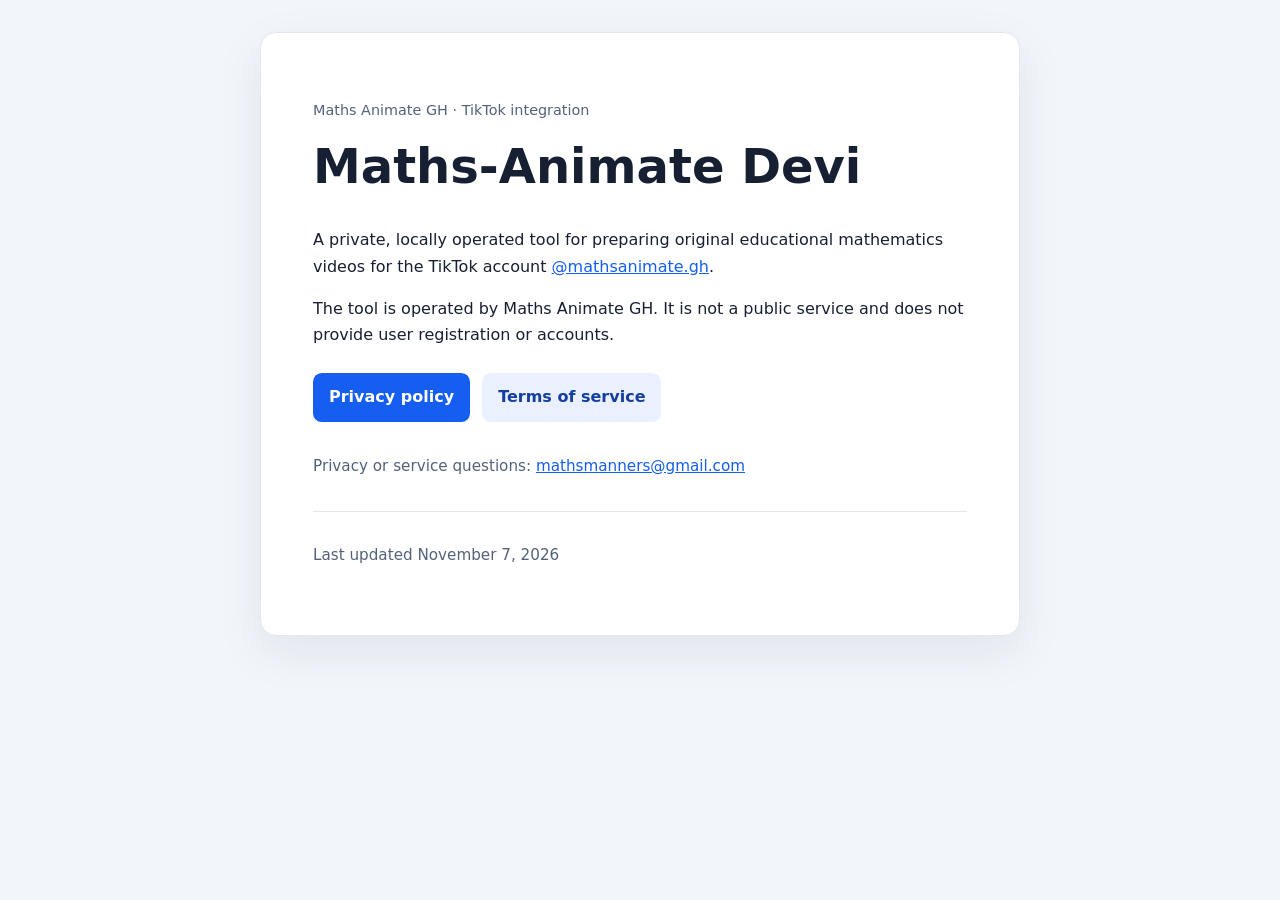
<file: index.html>
<!doctype html>
<html lang="en">
<head>
  <meta charset="utf-8">
  <meta name="viewport" content="width=device-width, initial-scale=1">
  <meta name="description" content="Information and policies for the Maths-Animate Devi TikTok integration.">
  <title>Maths-Animate Devi</title>
  <link rel="stylesheet" href="styles.css">
</head>
<body>
  <main class="panel">
    <p class="eyebrow">Maths Animate GH · TikTok integration</p>
    <h1>Maths-Animate Devi</h1>
    <p>A private, locally operated tool for preparing original educational mathematics videos for the TikTok account <a href="https://www.tiktok.com/@mathsanimate.gh">@mathsanimate.gh</a>.</p>
    <p>The tool is operated by Maths Animate GH. It is not a public service and does not provide user registration or accounts.</p>
    <nav aria-label="Policies">
      <a class="button" href="privacy.html">Privacy policy</a>
      <a class="button secondary" href="terms.html">Terms of service</a>
    </nav>
    <p class="contact">Privacy or service questions: <a href="mailto:mathsmanners@gmail.com">mathsmanners@gmail.com</a></p>
    <footer><p>Last updated November 7, 2026</p></footer>
  </main>
</body>
</html>
</file>
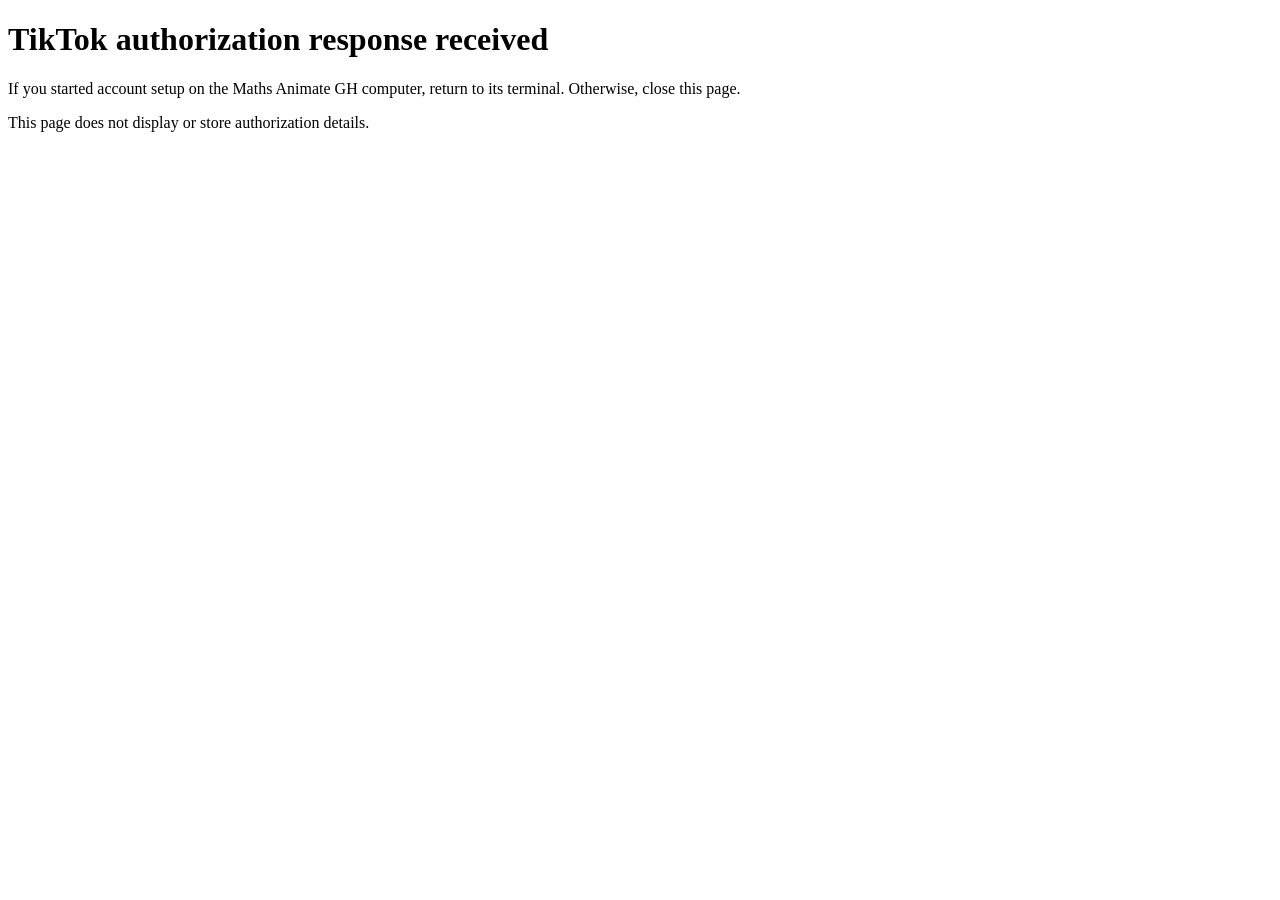
<file: callback.html>
<!doctype html>
<html lang="en">
<head>
  <meta charset="utf-8">
  <meta name="viewport" content="width=device-width, initial-scale=1">
  <meta name="referrer" content="no-referrer">
  <meta name="robots" content="noindex, nofollow">
  <title>TikTok authorization · Maths-Animate Devi</title>
</head>
<body>
  <main>
    <h1>TikTok authorization response received</h1>
    <p>If you started account setup on the Maths Animate GH computer, return to its terminal. Otherwise, close this page.</p>
    <p>This page does not display or store authorization details.</p>
  </main>
</body>
</html>
</file>
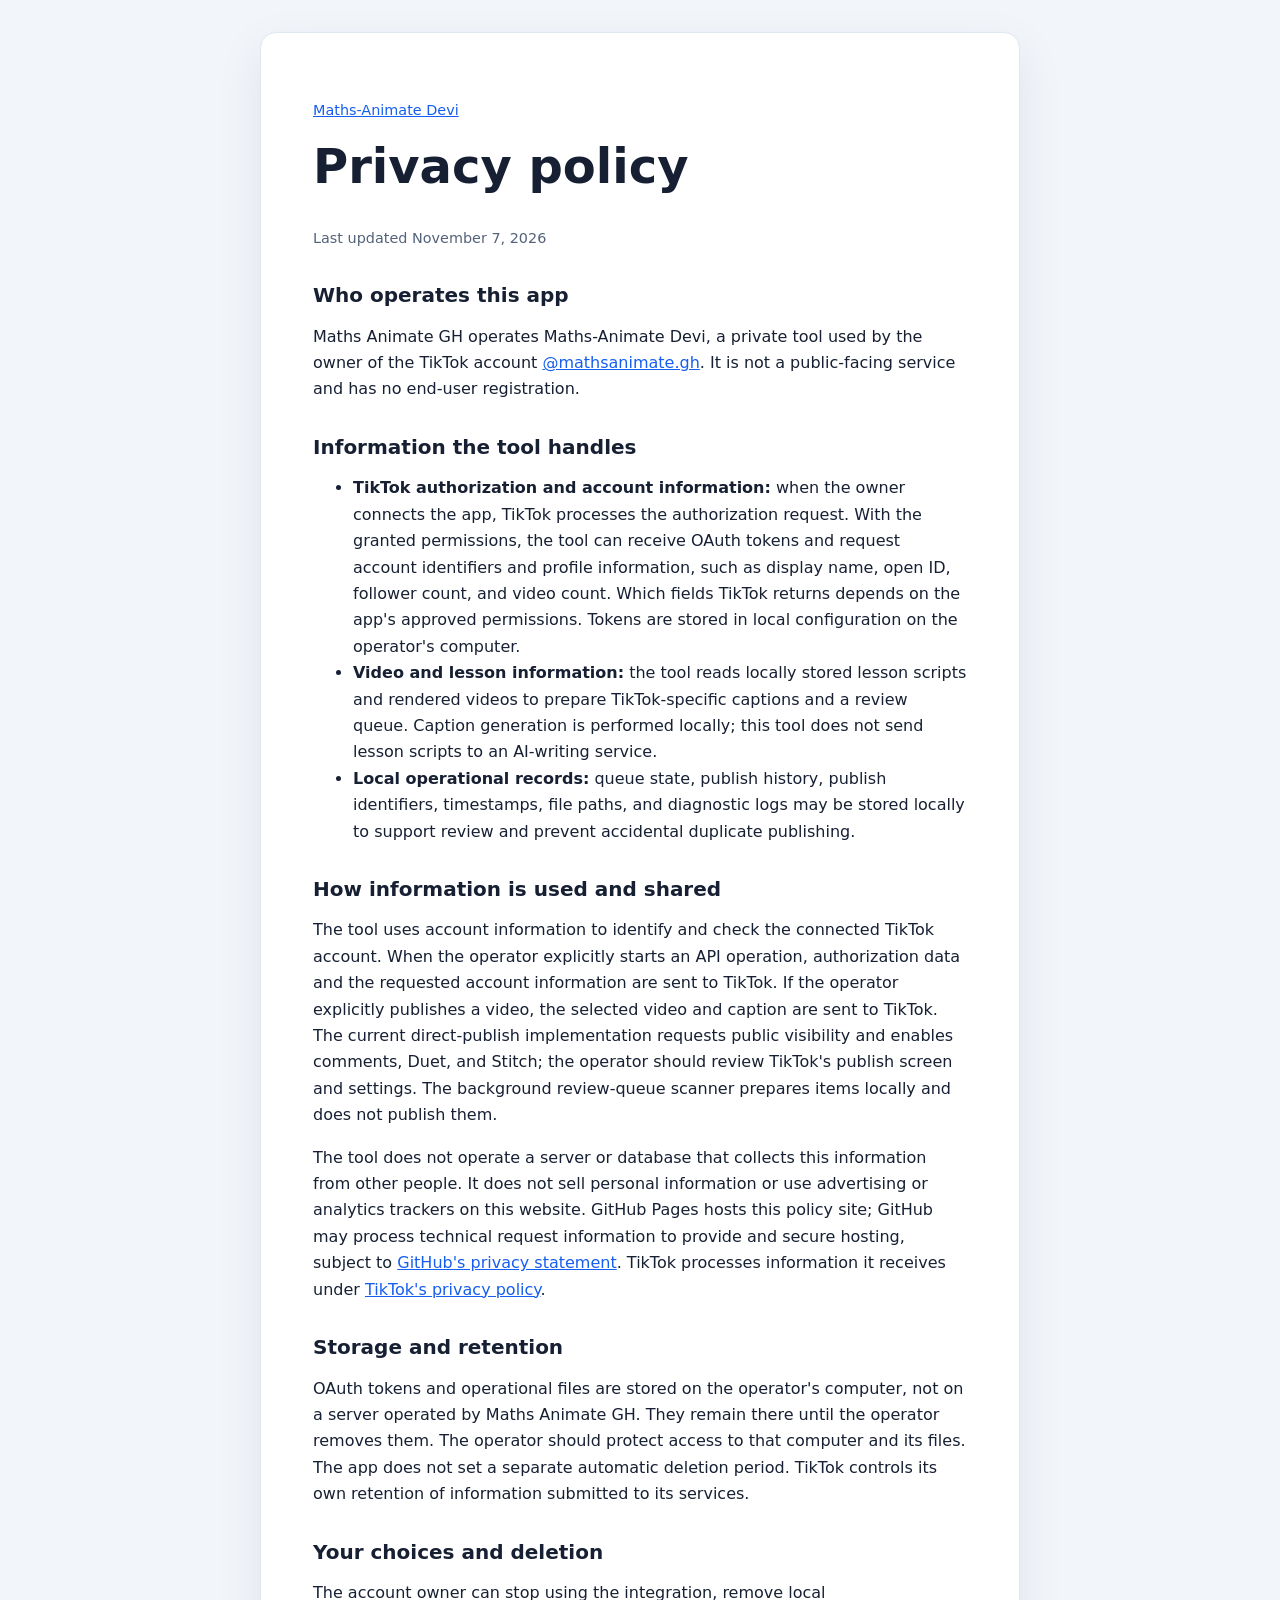
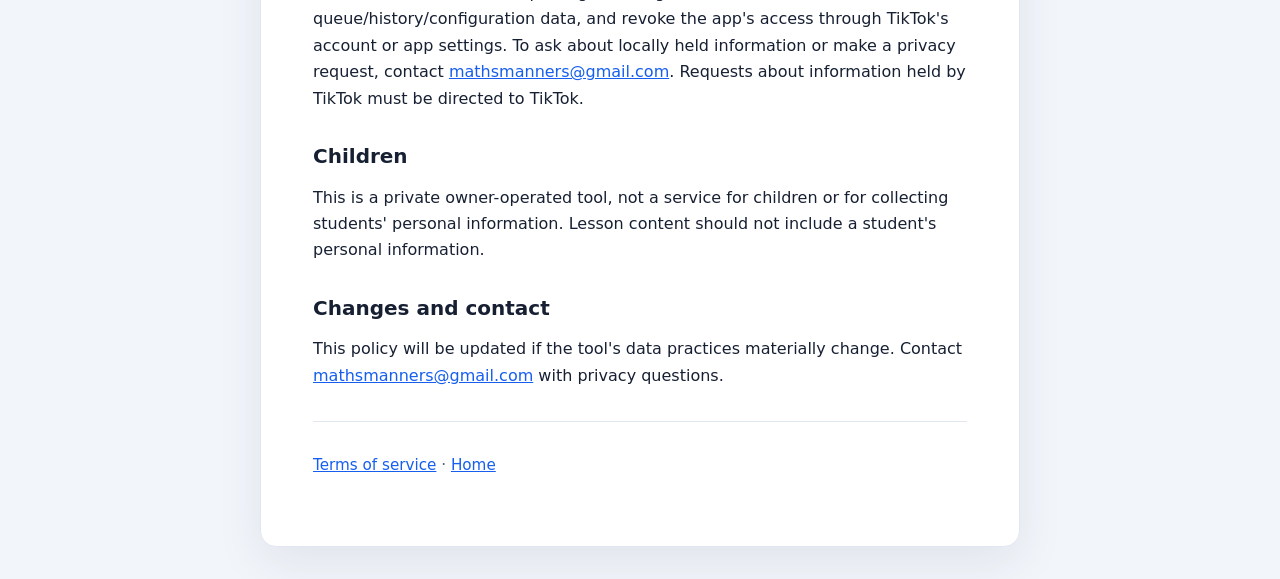
<file: privacy.html>
<!doctype html>
<html lang="en">
<head>
  <meta charset="utf-8">
  <meta name="viewport" content="width=device-width, initial-scale=1">
  <meta name="description" content="Privacy policy for the Maths-Animate Devi TikTok integration.">
  <title>Privacy Policy · Maths-Animate Devi</title>
  <link rel="stylesheet" href="styles.css">
</head>
<body>
  <main class="panel">
    <p class="eyebrow"><a href="index.html">Maths-Animate Devi</a></p>
    <h1>Privacy policy</h1>
    <p class="updated">Last updated November 7, 2026</p>

    <h2>Who operates this app</h2>
    <p>Maths Animate GH operates Maths-Animate Devi, a private tool used by the owner of the TikTok account <a href="https://www.tiktok.com/@mathsanimate.gh">@mathsanimate.gh</a>. It is not a public-facing service and has no end-user registration.</p>

    <h2>Information the tool handles</h2>
    <ul>
      <li><strong>TikTok authorization and account information:</strong> when the owner connects the app, TikTok processes the authorization request. With the granted permissions, the tool can receive OAuth tokens and request account identifiers and profile information, such as display name, open ID, follower count, and video count. Which fields TikTok returns depends on the app's approved permissions. Tokens are stored in local configuration on the operator's computer.</li>
      <li><strong>Video and lesson information:</strong> the tool reads locally stored lesson scripts and rendered videos to prepare TikTok-specific captions and a review queue. Caption generation is performed locally; this tool does not send lesson scripts to an AI-writing service.</li>
      <li><strong>Local operational records:</strong> queue state, publish history, publish identifiers, timestamps, file paths, and diagnostic logs may be stored locally to support review and prevent accidental duplicate publishing.</li>
    </ul>

    <h2>How information is used and shared</h2>
    <p>The tool uses account information to identify and check the connected TikTok account. When the operator explicitly starts an API operation, authorization data and the requested account information are sent to TikTok. If the operator explicitly publishes a video, the selected video and caption are sent to TikTok. The current direct-publish implementation requests public visibility and enables comments, Duet, and Stitch; the operator should review TikTok's publish screen and settings. The background review-queue scanner prepares items locally and does not publish them.</p>
    <p>The tool does not operate a server or database that collects this information from other people. It does not sell personal information or use advertising or analytics trackers on this website. GitHub Pages hosts this policy site; GitHub may process technical request information to provide and secure hosting, subject to <a href="https://docs.github.com/en/site-policy/privacy-policies/github-general-privacy-statement">GitHub's privacy statement</a>. TikTok processes information it receives under <a href="https://www.tiktok.com/legal/page/row/privacy-policy/en">TikTok's privacy policy</a>.</p>

    <h2>Storage and retention</h2>
    <p>OAuth tokens and operational files are stored on the operator's computer, not on a server operated by Maths Animate GH. They remain there until the operator removes them. The operator should protect access to that computer and its files. The app does not set a separate automatic deletion period. TikTok controls its own retention of information submitted to its services.</p>

    <h2>Your choices and deletion</h2>
    <p>The account owner can stop using the integration, remove local queue/history/configuration data, and revoke the app's access through TikTok's account or app settings. To ask about locally held information or make a privacy request, contact <a href="mailto:mathsmanners@gmail.com">mathsmanners@gmail.com</a>. Requests about information held by TikTok must be directed to TikTok.</p>

    <h2>Children</h2>
    <p>This is a private owner-operated tool, not a service for children or for collecting students' personal information. Lesson content should not include a student's personal information.</p>

    <h2>Changes and contact</h2>
    <p>This policy will be updated if the tool's data practices materially change. Contact <a href="mailto:mathsmanners@gmail.com">mathsmanners@gmail.com</a> with privacy questions.</p>
    <footer><p><a href="terms.html">Terms of service</a> · <a href="index.html">Home</a></p></footer>
  </main>
</body>
</html>
</file>
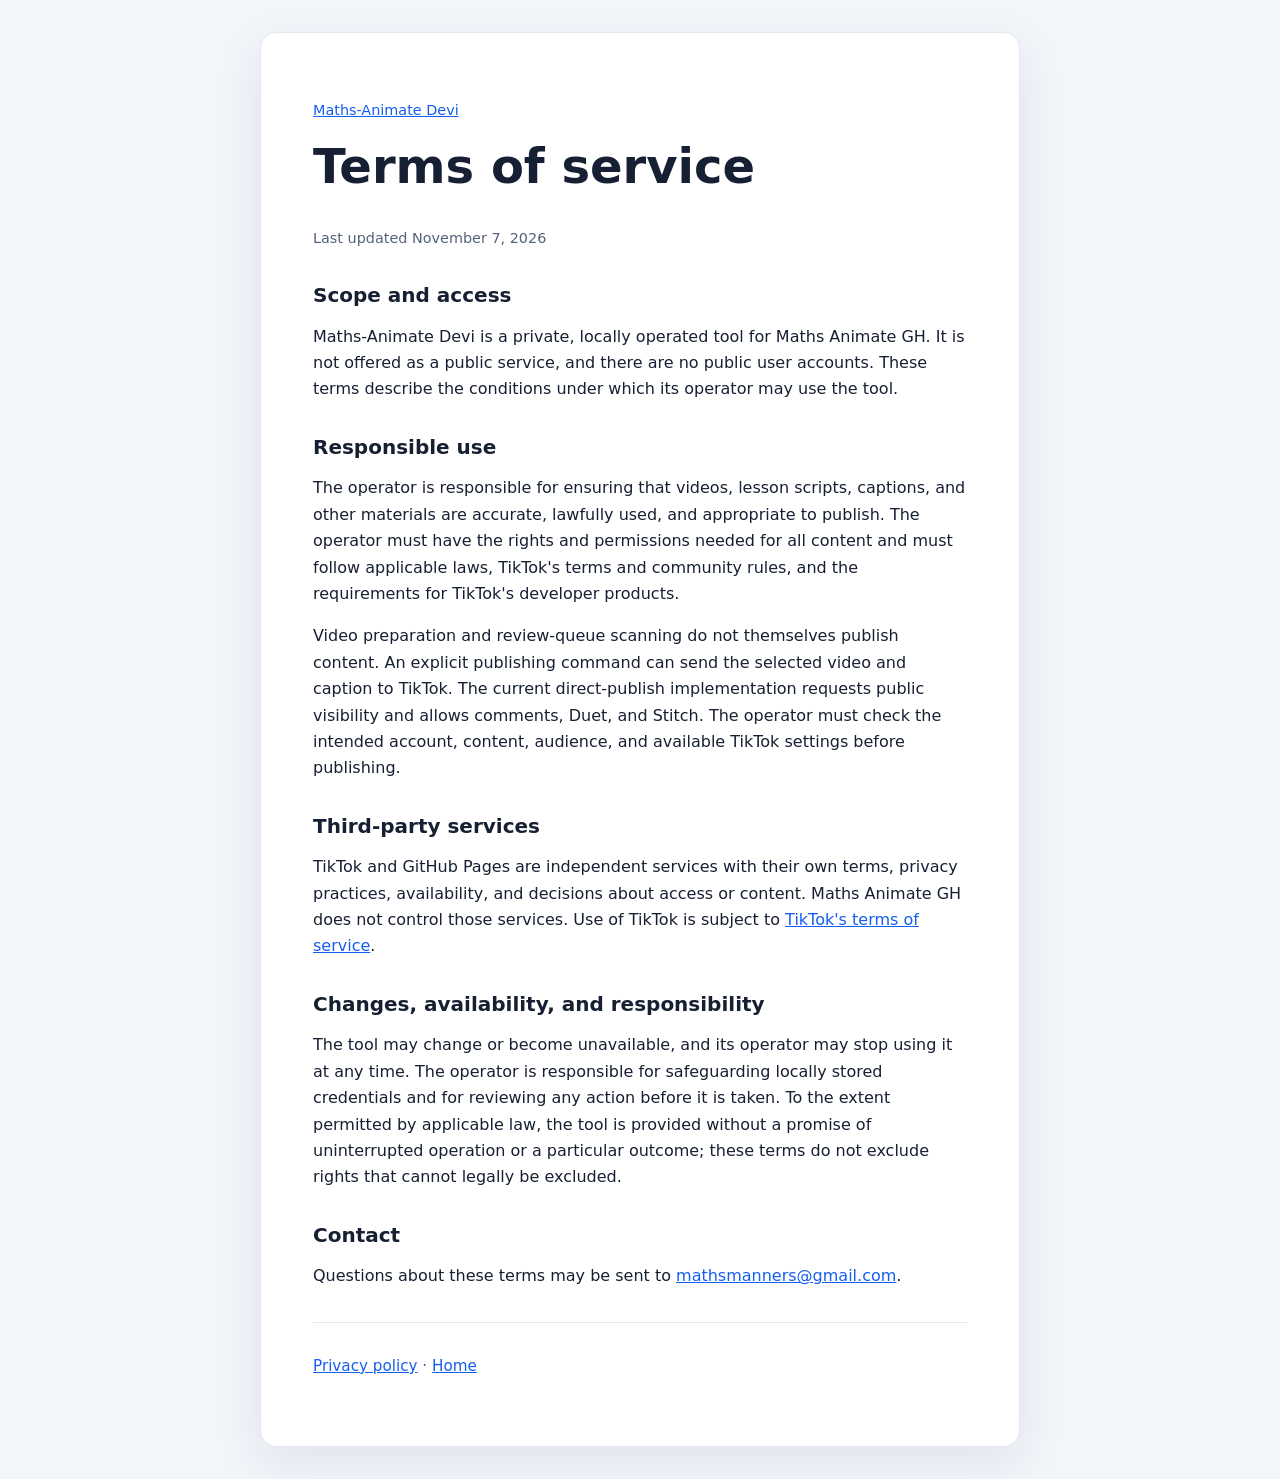
<file: terms.html>
<!doctype html>
<html lang="en">
<head>
  <meta charset="utf-8">
  <meta name="viewport" content="width=device-width, initial-scale=1">
  <meta name="description" content="Terms of service for the Maths-Animate Devi TikTok integration.">
  <title>Terms of Service · Maths-Animate Devi</title>
  <link rel="stylesheet" href="styles.css">
</head>
<body>
  <main class="panel">
    <p class="eyebrow"><a href="index.html">Maths-Animate Devi</a></p>
    <h1>Terms of service</h1>
    <p class="updated">Last updated November 7, 2026</p>

    <h2>Scope and access</h2>
    <p>Maths-Animate Devi is a private, locally operated tool for Maths Animate GH. It is not offered as a public service, and there are no public user accounts. These terms describe the conditions under which its operator may use the tool.</p>

    <h2>Responsible use</h2>
    <p>The operator is responsible for ensuring that videos, lesson scripts, captions, and other materials are accurate, lawfully used, and appropriate to publish. The operator must have the rights and permissions needed for all content and must follow applicable laws, TikTok's terms and community rules, and the requirements for TikTok's developer products.</p>
    <p>Video preparation and review-queue scanning do not themselves publish content. An explicit publishing command can send the selected video and caption to TikTok. The current direct-publish implementation requests public visibility and allows comments, Duet, and Stitch. The operator must check the intended account, content, audience, and available TikTok settings before publishing.</p>

    <h2>Third-party services</h2>
    <p>TikTok and GitHub Pages are independent services with their own terms, privacy practices, availability, and decisions about access or content. Maths Animate GH does not control those services. Use of TikTok is subject to <a href="https://www.tiktok.com/legal/terms-of-service/en">TikTok's terms of service</a>.</p>

    <h2>Changes, availability, and responsibility</h2>
    <p>The tool may change or become unavailable, and its operator may stop using it at any time. The operator is responsible for safeguarding locally stored credentials and for reviewing any action before it is taken. To the extent permitted by applicable law, the tool is provided without a promise of uninterrupted operation or a particular outcome; these terms do not exclude rights that cannot legally be excluded.</p>

    <h2>Contact</h2>
    <p>Questions about these terms may be sent to <a href="mailto:mathsmanners@gmail.com">mathsmanners@gmail.com</a>.</p>
    <footer><p><a href="privacy.html">Privacy policy</a> · <a href="index.html">Home</a></p></footer>
  </main>
</body>
</html>
</file>
<file: styles.css>
:root {
  color-scheme: light;
  font-family: system-ui, -apple-system, BlinkMacSystemFont, "Segoe UI", sans-serif;
  color: #172033;
  background: #f2f5fa;
  line-height: 1.65;
}

* {
  box-sizing: border-box;
}

body {
  margin: 0;
  padding: 2rem 1rem;
}

.panel {
  max-width: 760px;
  margin: 0 auto;
  padding: clamp(1.5rem, 5vw, 3.25rem);
  border: 1px solid #e1e7f0;
  border-radius: 1rem;
  background: #fff;
  box-shadow: 0 1rem 3rem rgb(26 42 70 / 8%);
}

.eyebrow,
.updated {
  color: #53627a;
  font-size: 0.9rem;
}

h1,
h2 {
  line-height: 1.2;
}

h1 {
  margin-top: 0.35rem;
  font-size: clamp(2rem, 7vw, 3rem);
}

h2 {
  margin-top: 2rem;
  font-size: 1.25rem;
}

a {
  color: #155eef;
}

nav {
  display: flex;
  flex-wrap: wrap;
  gap: 0.75rem;
  margin: 1.5rem 0;
}

.button {
  display: inline-block;
  padding: 0.7rem 1rem;
  border-radius: 0.55rem;
  background: #155eef;
  color: #fff;
  font-weight: 650;
  text-decoration: none;
}

.button.secondary {
  background: #eaf0ff;
  color: #153f9e;
}

.contact,
footer {
  margin-top: 2rem;
  color: #53627a;
  font-size: 0.95rem;
}

footer {
  padding-top: 1rem;
  border-top: 1px solid #e1e7f0;
}
</file>
